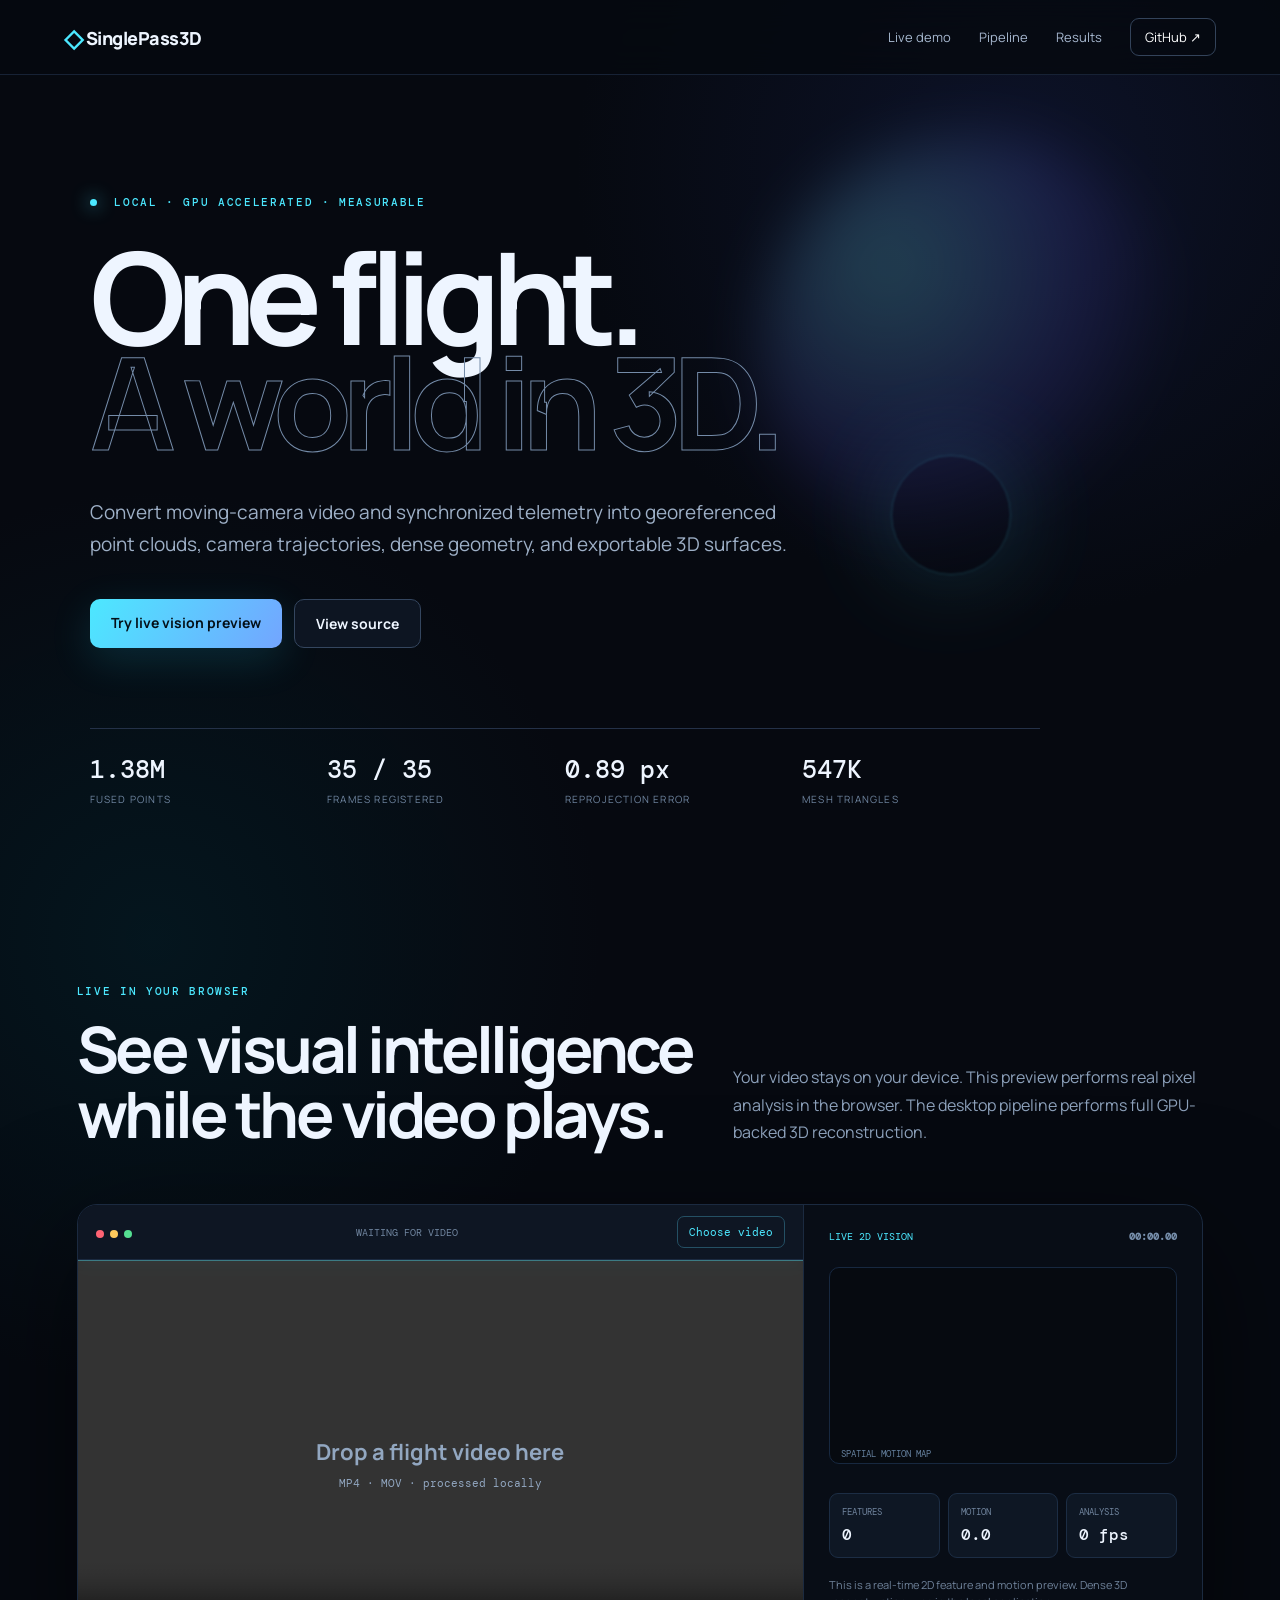
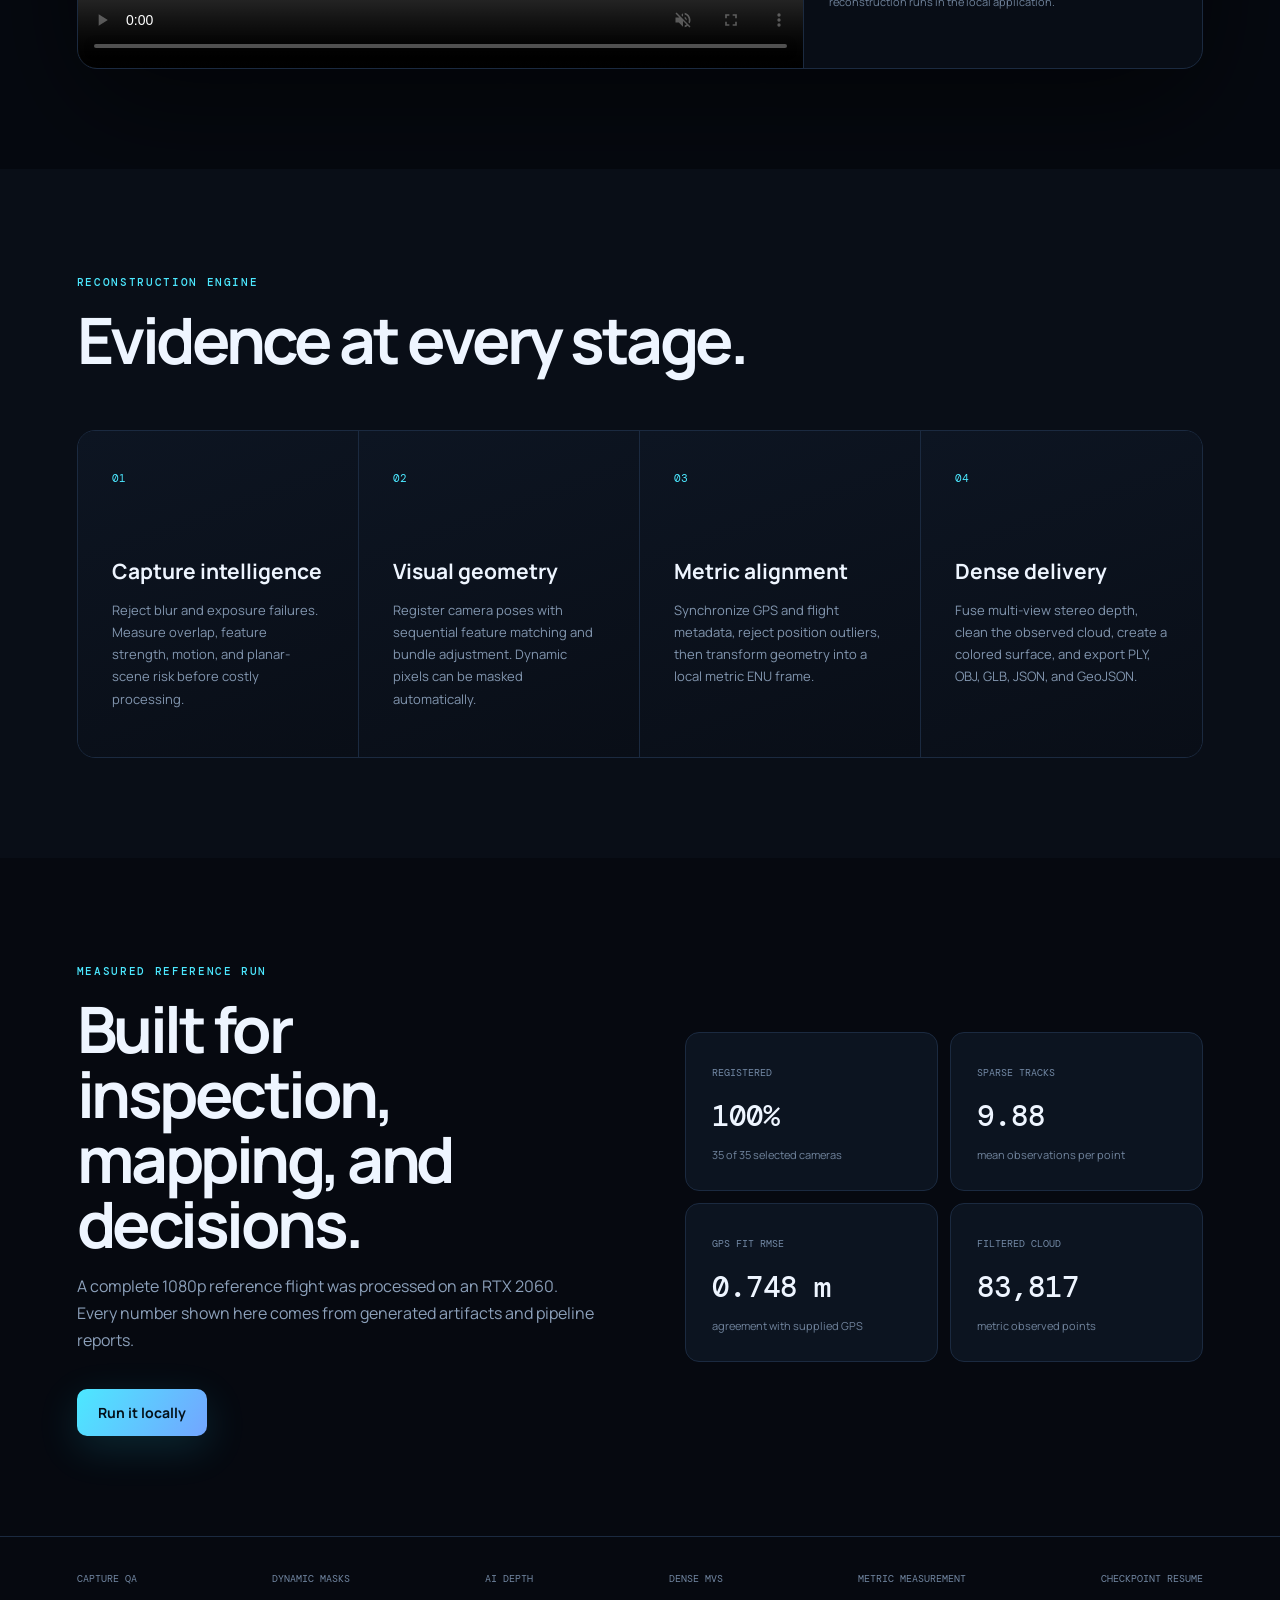
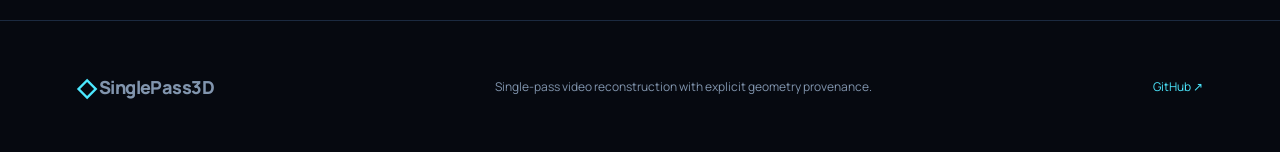
<file: site/index.html>
<!doctype html>
<html lang="en"><head><meta charset="utf-8"><meta name="viewport" content="width=device-width,initial-scale=1">
<meta name="description" content="SinglePass3D converts moving-camera video and telemetry into measurable 3D scene products.">
<title>SinglePass3D · Video to measurable 3D</title><link rel="stylesheet" href="styles.css"></head>
<body>
<nav><a class="brand" href="#"><span class="cube">◇</span> SinglePass3D</a><div class="navlinks"><a href="#experience">Live demo</a><a href="#pipeline">Pipeline</a><a href="#results">Results</a><a class="gh" href="https://github.com/Tanishk756/SinglePass3D">GitHub ↗</a></div></nav>
<main>
<section class="hero"><div class="orb o1"></div><div class="orb o2"></div>
<div class="eyebrow"><i></i> LOCAL · GPU ACCELERATED · MEASURABLE</div>
<h1>One flight.<br><span>A world in 3D.</span></h1>
<p>Convert moving-camera video and synchronized telemetry into georeferenced point clouds, camera trajectories, dense geometry, and exportable 3D surfaces.</p>
<div class="actions"><a class="primary" href="#experience">Try live vision preview</a><a class="secondary" href="https://github.com/Tanishk756/SinglePass3D">View source</a></div>
<div class="proof"><div><b>1.38M</b><small>fused points</small></div><div><b>35 / 35</b><small>frames registered</small></div><div><b>0.89 px</b><small>reprojection error</small></div><div><b>547K</b><small>mesh triangles</small></div></div>
</section>

<section id="experience" class="experience">
<div class="sectionhead"><div><span class="tag">LIVE IN YOUR BROWSER</span><h2>See visual intelligence<br>while the video plays.</h2></div><p>Your video stays on your device. This preview performs real pixel analysis in the browser. The desktop pipeline performs full GPU-backed 3D reconstruction.</p></div>
<div class="demo">
<div class="screen"><div class="screenbar"><span><i class="red"></i><i class="amber"></i><i class="green"></i></span><em id="state">WAITING FOR VIDEO</em><label class="upload">Choose video<input id="videoInput" type="file" accept="video/*"></label></div>
<div class="media"><video id="video" controls muted playsinline></video><canvas id="overlay"></canvas><div class="scan"></div><div class="empty" id="empty"><strong>Drop a flight video here</strong><span>MP4 · MOV · processed locally</span></div></div></div>
<div class="telemetry"><div class="telehead"><span>LIVE 2D VISION</span><b id="clock">00:00.00</b></div>
<div class="scope"><canvas id="analysis" width="480" height="270"></canvas><span>SPATIAL MOTION MAP</span></div>
<div class="meters"><div><span>FEATURES</span><b id="features">0</b></div><div><span>MOTION</span><b id="motion">0.0</b></div><div><span>ANALYSIS</span><b id="fps">0 fps</b></div></div>
<div class="note">This is a real-time 2D feature and motion preview. Dense 3D reconstruction runs in the local application.</div></div>
</div></section>

<section id="pipeline"><div class="sectionhead"><div><span class="tag">RECONSTRUCTION ENGINE</span><h2>Evidence at every stage.</h2></div></div>
<div class="flow">
<article><span>01</span><h3>Capture intelligence</h3><p>Reject blur and exposure failures. Measure overlap, feature strength, motion, and planar-scene risk before costly processing.</p></article>
<article><span>02</span><h3>Visual geometry</h3><p>Register camera poses with sequential feature matching and bundle adjustment. Dynamic pixels can be masked automatically.</p></article>
<article><span>03</span><h3>Metric alignment</h3><p>Synchronize GPS and flight metadata, reject position outliers, then transform geometry into a local metric ENU frame.</p></article>
<article><span>04</span><h3>Dense delivery</h3><p>Fuse multi-view stereo depth, clean the observed cloud, create a colored surface, and export PLY, OBJ, GLB, JSON, and GeoJSON.</p></article>
</div></section>

<section id="results" class="results"><div class="resultcopy"><span class="tag">MEASURED REFERENCE RUN</span><h2>Built for inspection,<br>mapping, and decisions.</h2><p>A complete 1080p reference flight was processed on an RTX 2060. Every number shown here comes from generated artifacts and pipeline reports.</p><a class="primary" href="https://github.com/Tanishk756/SinglePass3D#quick-start">Run it locally</a></div>
<div class="grid"><div><small>REGISTERED</small><b>100%</b><span>35 of 35 selected cameras</span></div><div><small>SPARSE TRACKS</small><b>9.88</b><span>mean observations per point</span></div><div><small>GPS FIT RMSE</small><b>0.748 m</b><span>agreement with supplied GPS</span></div><div><small>FILTERED CLOUD</small><b>83,817</b><span>metric observed points</span></div></div></section>
<section class="features"><span>CAPTURE QA</span><span>DYNAMIC MASKS</span><span>AI DEPTH</span><span>DENSE MVS</span><span>METRIC MEASUREMENT</span><span>CHECKPOINT RESUME</span></section>
</main>
<footer><div class="brand"><span class="cube">◇</span> SinglePass3D</div><p>Single-pass video reconstruction with explicit geometry provenance.</p><a href="https://github.com/Tanishk756/SinglePass3D">GitHub ↗</a></footer>
<script src="app.js"></script></body></html>
</file>
<file: site/styles.css>
@import url('https://fonts.googleapis.com/css2?family=DM+Mono:wght@400;500&family=Manrope:wght@400;500;600;700;800&display=swap');
:root{--bg:#060910;--panel:#0c121e;--line:#1b2a40;--text:#eef5ff;--muted:#8ca0ba;--cyan:#4ce8ff;--violet:#8b7dff}*{box-sizing:border-box}html{scroll-behavior:smooth}body{margin:0;background:var(--bg);color:var(--text);font-family:Manrope,sans-serif;background-image:radial-gradient(circle at 80% 5%,#17214e66,transparent 28rem),radial-gradient(circle at 12% 28%,#00394544,transparent 28rem)}a{color:inherit;text-decoration:none}nav{position:sticky;top:0;z-index:20;display:flex;justify-content:space-between;align-items:center;padding:18px max(5vw,24px);border-bottom:1px solid #172235;background:#060910cc;backdrop-filter:blur(18px)}.brand{font-size:18px;font-weight:800;letter-spacing:-.03em}.cube{color:var(--cyan);font-size:25px;vertical-align:-2px}.navlinks{display:flex;gap:28px;align-items:center;font-size:13px;color:#a7b8cf}.gh{padding:9px 14px;border:1px solid #33435a;border-radius:9px;color:#fff}main{overflow:hidden}.hero{min-height:700px;padding:120px max(7vw,32px) 70px;position:relative}.hero>*:not(.orb){position:relative;z-index:2}.eyebrow,.tag{font:500 11px DM Mono;color:var(--cyan);letter-spacing:.15em}.eyebrow i{display:inline-block;width:7px;height:7px;border-radius:50%;background:var(--cyan);box-shadow:0 0 18px var(--cyan);margin-right:9px}.hero h1{font-size:clamp(64px,10vw,142px);line-height:.82;letter-spacing:-.075em;margin:35px 0 42px;max-width:1200px}.hero h1 span{color:transparent;-webkit-text-stroke:1px #748ba8}.hero>p{max-width:700px;font-size:19px;line-height:1.7;color:#9eb0c7}.actions{display:flex;gap:12px;margin:38px 0 80px}.primary,.secondary{display:inline-block;padding:14px 21px;border-radius:10px;font-size:14px;font-weight:700}.primary{background:linear-gradient(120deg,var(--cyan),#73a5ff);color:#041019;box-shadow:0 12px 40px #27dfff25}.secondary{border:1px solid #34465f;background:#0d1522}.proof{display:grid;grid-template-columns:repeat(4,1fr);border-top:1px solid #243148;max-width:950px}.proof div{padding:24px 30px 0 0}.proof b{font:500 25px DM Mono;display:block}.proof small{color:#7187a2;text-transform:uppercase;font-size:10px;letter-spacing:.12em}.orb{position:absolute;border-radius:50%;filter:blur(1px);opacity:.65}.o1{width:430px;height:430px;right:7%;top:60px;background:radial-gradient(circle at 30% 30%,#74f0ff,#4540a6 45%,transparent 70%);filter:blur(30px);opacity:.22}.o2{width:120px;height:120px;right:21%;top:380px;border:1px solid #4de8ff55;box-shadow:0 0 100px #4de8ff44}.experience,#pipeline,.results{padding:100px max(6vw,28px)}.sectionhead{display:flex;justify-content:space-between;align-items:end;margin-bottom:42px}.sectionhead h2,.resultcopy h2{font-size:clamp(38px,5vw,70px);line-height:1.02;letter-spacing:-.055em;margin:16px 0}.sectionhead>p{color:var(--muted);max-width:470px;line-height:1.7}.demo{display:grid;grid-template-columns:1.55fr .85fr;border:1px solid var(--line);border-radius:20px;overflow:hidden;background:#080d16;box-shadow:0 35px 120px #0008}.screen{border-right:1px solid var(--line)}.screenbar{height:55px;display:flex;align-items:center;justify-content:space-between;padding:0 18px;background:#0e1623;border-bottom:1px solid var(--line)}.screenbar i{display:inline-block;width:8px;height:8px;border-radius:50%;margin-right:6px}.red{background:#ff6373}.amber{background:#ffca5c}.green{background:#54df91}.screenbar em{font:10px DM Mono;color:#70859f;font-style:normal}.upload{font:11px DM Mono;color:var(--cyan);cursor:pointer;border:1px solid #245064;padding:8px 11px;border-radius:7px}.upload input{display:none}.media{position:relative;aspect-ratio:16/9;background:#05080d;overflow:hidden}.media video,.media canvas{position:absolute;width:100%;height:100%;object-fit:contain}.media canvas{pointer-events:none}.empty{position:absolute;inset:0;display:grid;place-content:center;text-align:center;color:#92a7c1}.empty strong{font-size:22px}.empty span{font:11px DM Mono;margin-top:9px}.scan{position:absolute;left:0;right:0;height:1px;background:var(--cyan);box-shadow:0 0 18px var(--cyan);animation:scan 4s linear infinite;opacity:.4}@keyframes scan{from{top:0}to{top:100%}}.telemetry{padding:25px}.telehead{display:flex;justify-content:space-between;font:10px DM Mono;color:#7890ad}.telehead span{color:var(--cyan)}.scope{position:relative;margin:24px 0}.scope canvas{width:100%;background:#060a10;border:1px solid #172840;border-radius:10px}.scope span{position:absolute;left:12px;bottom:9px;font:9px DM Mono;color:#65809e}.meters{display:grid;grid-template-columns:repeat(3,1fr);gap:8px}.meters div{padding:12px;background:#0e1724;border:1px solid #1c2d44;border-radius:9px}.meters span{font:9px DM Mono;color:#70849d;display:block}.meters b{font:500 16px DM Mono;margin-top:6px;display:block}.note{color:#6f829a;font-size:11px;line-height:1.55;margin-top:18px}#pipeline{background:#090e17}.flow{display:grid;grid-template-columns:repeat(4,1fr);border:1px solid var(--line);border-radius:18px;overflow:hidden}.flow article{padding:34px;min-height:290px;border-right:1px solid var(--line);background:linear-gradient(160deg,#0d1522,#090e17)}.flow article:last-child{border:0}.flow article>span{font:11px DM Mono;color:var(--cyan)}.flow h3{font-size:21px;margin:70px 0 14px}.flow p{font-size:13px;line-height:1.7;color:#8296af}.results{display:grid;grid-template-columns:1fr 1fr;gap:90px;align-items:center}.resultcopy p{color:var(--muted);line-height:1.7;max-width:560px;margin-bottom:35px}.grid{display:grid;grid-template-columns:1fr 1fr;gap:12px}.grid div{padding:26px;background:#0c1420;border:1px solid var(--line);border-radius:14px}.grid small{font:10px DM Mono;color:#7389a5}.grid b{display:block;font:500 29px DM Mono;margin:16px 0 7px}.grid span{font-size:11px;color:#71849d}.features{padding:35px max(6vw,28px);border-top:1px solid var(--line);border-bottom:1px solid var(--line);display:flex;justify-content:space-between;gap:20px;overflow:auto;color:#7186a1;font:10px DM Mono;white-space:nowrap}footer{padding:45px max(6vw,28px);display:flex;justify-content:space-between;align-items:center;color:#8195ae;font-size:12px}footer a{color:var(--cyan)}@media(max-width:900px){.navlinks a:not(.gh){display:none}.hero{min-height:auto;padding-top:80px}.proof,.flow{grid-template-columns:1fr 1fr}.demo,.results{grid-template-columns:1fr}.screen{border-right:0;border-bottom:1px solid var(--line)}.sectionhead{display:block}.flow article:nth-child(2){border-right:0}.flow article{border-bottom:1px solid var(--line)}footer p{display:none}}@media(max-width:560px){.hero h1{font-size:58px}.proof,.flow,.grid{grid-template-columns:1fr}.proof{border:0}.flow article{border-right:0}.actions{flex-direction:column}.sectionhead h2,.resultcopy h2{font-size:40px}.meters{grid-template-columns:1fr}.navlinks{gap:8px}}
</file>
